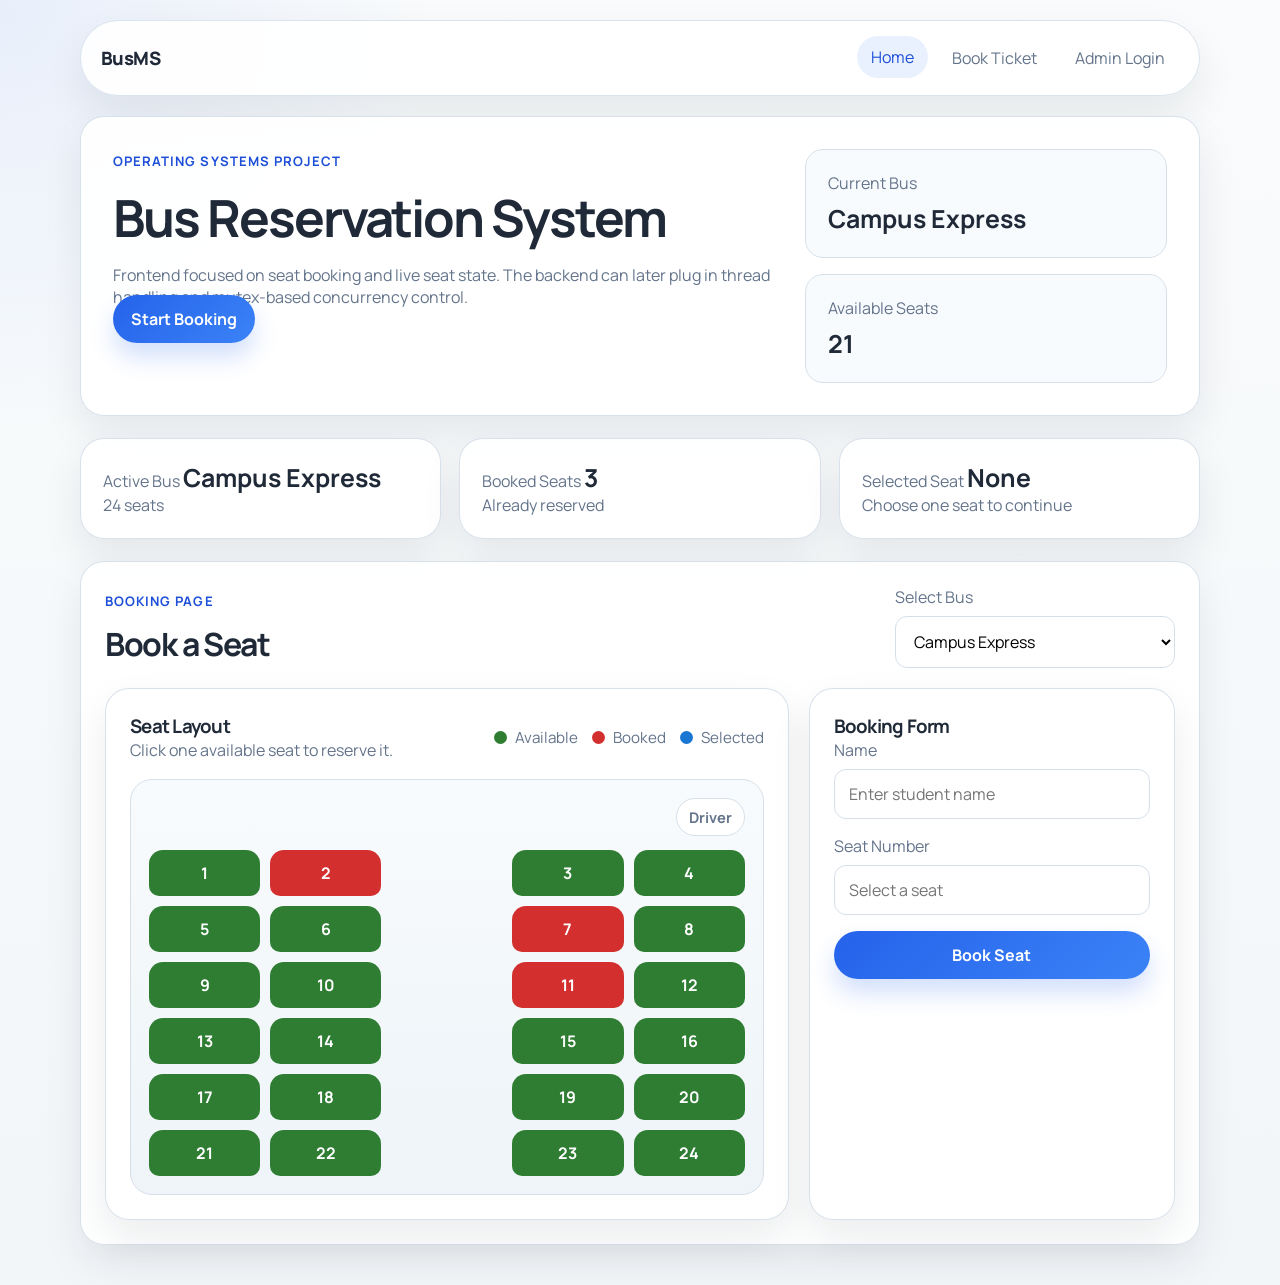
<file: index.html>
<!DOCTYPE html>
<html lang="en">
  <head>
    <meta charset="UTF-8" />
    <meta name="viewport" content="width=device-width, initial-scale=1.0" />
    <title>Bus Management System</title>
    <link rel="preconnect" href="https://fonts.googleapis.com" />
    <link rel="preconnect" href="https://fonts.gstatic.com" crossorigin />
    <link
      href="https://fonts.googleapis.com/css2?family=Manrope:wght@400;500;600;700;800&display=swap"
      rel="stylesheet"
    />
    <link rel="stylesheet" href="style.css" />
  </head>
  <body data-page="home">
    <header class="topbar">
      <nav class="navbar shell">
        <a class="brand" href="index.html">BusMS</a>
        <div class="nav-links">
          <a class="active" href="index.html">Home</a>
          <a href="index.html#booking">Book Ticket</a>
          <a href="login.html">Admin Login</a>
        </div>
      </nav>
    </header>

    <main class="shell page-stack">
      <section class="hero-card">
        <div class="hero-copy">
          <span class="eyebrow">Operating Systems Project</span>
          <h1>Bus Reservation System</h1>
          <p>
            Frontend focused on seat booking and live seat state. The backend
            can later plug in thread handling and mutex-based concurrency
            control.
          </p>
          <a class="btn btn-primary" href="#booking">Start Booking</a>
        </div>
        <div class="hero-side">
          <div class="mini-card">
            <span class="mini-label">Current Bus</span>
            <strong id="hero-bus-name">Campus Express</strong>
          </div>
          <div class="mini-card">
            <span class="mini-label">Available Seats</span>
            <strong id="hero-available-count">0</strong>
          </div>
        </div>
      </section>

      <section class="stats-grid">
        <article class="stat-card">
          <span class="mini-label">Active Bus</span>
          <strong id="active-bus-label">Campus Express</strong>
          <p id="active-bus-capacity">0 seats</p>
        </article>
        <article class="stat-card">
          <span class="mini-label">Booked Seats</span>
          <strong id="booked-count">0</strong>
          <p>Already reserved</p>
        </article>
        <article class="stat-card">
          <span class="mini-label">Selected Seat</span>
          <strong id="selected-seat-display">None</strong>
          <p>Choose one seat to continue</p>
        </article>
      </section>

      <section class="panel" id="booking">
        <div class="section-head">
          <div>
            <span class="eyebrow">Booking Page</span>
            <h2>Book a Seat</h2>
          </div>
          <label class="input-group compact">
            <span>Select Bus</span>
            <select id="booking-bus-select"></select>
          </label>
        </div>

        <div class="booking-layout">
          <div class="card">
            <div class="card-head">
              <div>
                <h3>Seat Layout</h3>
                <p>Click one available seat to reserve it.</p>
              </div>
              <div class="legend">
                <span><i class="seat-dot available"></i>Available</span>
                <span><i class="seat-dot booked"></i>Booked</span>
                <span><i class="seat-dot selected"></i>Selected</span>
              </div>
            </div>

            <div class="seat-board">
              <div class="driver-label">Driver</div>
              <div class="seat-grid" id="seat-grid"></div>
            </div>
          </div>

          <div class="card form-card">
            <h3>Booking Form</h3>
            <form id="booking-form" class="stack-form">
              <label class="input-group">
                <span>Name</span>
                <input
                  type="text"
                  id="passenger-name"
                  placeholder="Enter student name"
                  required
                />
              </label>
              <label class="input-group">
                <span>Seat Number</span>
                <input
                  type="text"
                  id="seat-number"
                  placeholder="Select a seat"
                  readonly
                  required
                />
              </label>
              <button class="btn btn-primary btn-block" type="submit">
                Book Seat
              </button>
              <p class="status-message" id="booking-message"></p>
            </form>
          </div>
        </div>
      </section>
    </main>

    <script src="script.js"></script>
  </body>
</html>
</file>
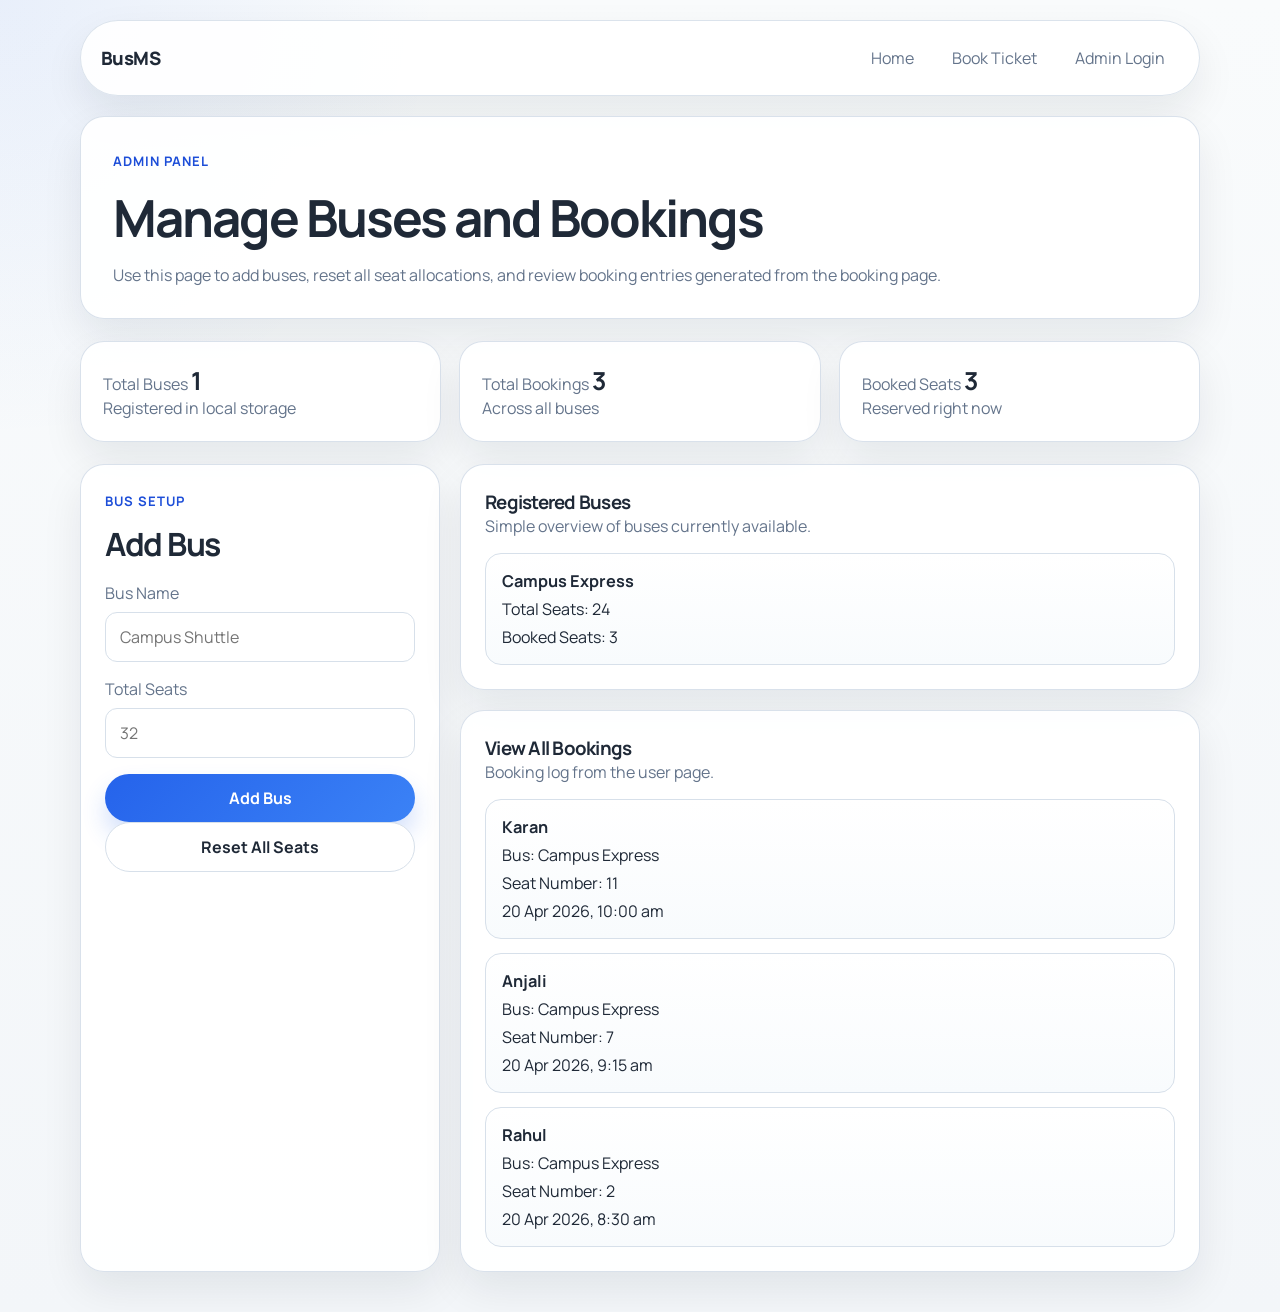
<file: admin.html>
<!DOCTYPE html>
<html lang="en">
  <head>
    <meta charset="UTF-8" />
    <meta name="viewport" content="width=device-width, initial-scale=1.0" />
    <title>Admin Panel | Bus Management System</title>
    <link rel="preconnect" href="https://fonts.googleapis.com" />
    <link rel="preconnect" href="https://fonts.gstatic.com" crossorigin />
    <link
      href="https://fonts.googleapis.com/css2?family=Manrope:wght@400;500;600;700;800&display=swap"
      rel="stylesheet"
    />
    <link rel="stylesheet" href="style.css" />
  </head>
  <body data-page="admin">
    <header class="topbar">
      <nav class="navbar shell">
        <a class="brand" href="index.html">BusMS</a>
        <div class="nav-links">
          <a href="index.html">Home</a>
          <a href="index.html#booking">Book Ticket</a>
          <a href="login.html">Admin Login</a>
        </div>
      </nav>
    </header>

    <main class="shell page-stack">
      <section class="hero-card hero-card-compact">
        <div class="hero-copy">
          <span class="eyebrow">Admin Panel</span>
          <h1>Manage Buses and Bookings</h1>
          <p>
            Use this page to add buses, reset all seat allocations, and review
            booking entries generated from the booking page.
          </p>
        </div>
      </section>

      <section class="stats-grid">
        <article class="stat-card">
          <span class="mini-label">Total Buses</span>
          <strong id="admin-total-buses">0</strong>
          <p>Registered in local storage</p>
        </article>
        <article class="stat-card">
          <span class="mini-label">Total Bookings</span>
          <strong id="admin-total-bookings">0</strong>
          <p>Across all buses</p>
        </article>
        <article class="stat-card">
          <span class="mini-label">Booked Seats</span>
          <strong id="admin-total-seats-booked">0</strong>
          <p>Reserved right now</p>
        </article>
      </section>

      <section class="admin-layout">
        <div class="card form-card">
          <div class="section-head tight">
            <div>
              <span class="eyebrow">Bus Setup</span>
              <h2>Add Bus</h2>
            </div>
          </div>
          <form id="add-bus-form" class="stack-form">
            <label class="input-group">
              <span>Bus Name</span>
              <input
                type="text"
                id="bus-name"
                placeholder="Campus Shuttle"
                required
              />
            </label>
            <label class="input-group">
              <span>Total Seats</span>
              <input
                type="number"
                id="bus-seat-count"
                min="8"
                max="60"
                placeholder="32"
                required
              />
            </label>
            <button class="btn btn-primary btn-block" type="submit">
              Add Bus
            </button>
          </form>
          <button class="btn btn-secondary btn-block" id="reset-seats-btn" type="button">
            Reset All Seats
          </button>
          <p class="status-message" id="admin-message"></p>
        </div>

        <div class="stack-panel">
          <section class="card">
            <div class="card-head">
              <div>
                <h3>Registered Buses</h3>
                <p>Simple overview of buses currently available.</p>
              </div>
            </div>
            <div class="simple-list" id="bus-list"></div>
          </section>

          <section class="card">
            <div class="card-head">
              <div>
                <h3>View All Bookings</h3>
                <p>Booking log from the user page.</p>
              </div>
            </div>
            <div class="simple-list" id="booking-list"></div>
          </section>
        </div>
      </section>
    </main>

    <script src="script.js"></script>
  </body>
</html>
</file>
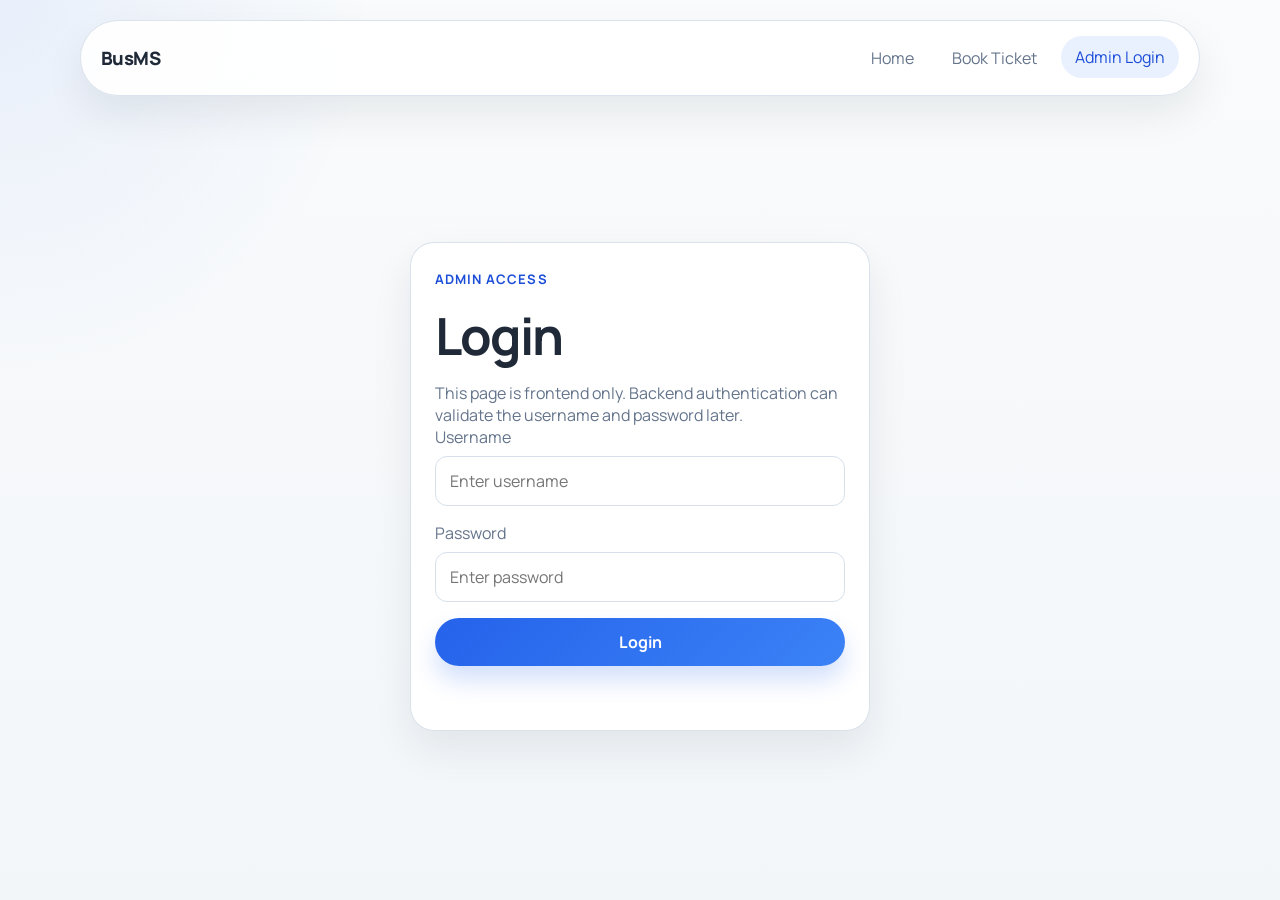
<file: login.html>
<!DOCTYPE html>
<html lang="en">
  <head>
    <meta charset="UTF-8" />
    <meta name="viewport" content="width=device-width, initial-scale=1.0" />
    <title>Admin Login | Bus Management System</title>
    <link rel="preconnect" href="https://fonts.googleapis.com" />
    <link rel="preconnect" href="https://fonts.gstatic.com" crossorigin />
    <link
      href="https://fonts.googleapis.com/css2?family=Manrope:wght@400;500;600;700;800&display=swap"
      rel="stylesheet"
    />
    <link rel="stylesheet" href="style.css" />
  </head>
  <body data-page="login">
    <header class="topbar">
      <nav class="navbar shell">
        <a class="brand" href="index.html">BusMS</a>
        <div class="nav-links">
          <a href="index.html">Home</a>
          <a href="index.html#booking">Book Ticket</a>
          <a class="active" href="login.html">Admin Login</a>
        </div>
      </nav>
    </header>

    <main class="shell login-shell">
      <section class="login-card">
        <span class="eyebrow">Admin Access</span>
        <h1>Login</h1>
        <p>
          This page is frontend only. Backend authentication can validate the
          username and password later.
        </p>

        <form id="login-form" class="stack-form">
          <label class="input-group">
            <span>Username</span>
            <input type="text" id="admin-username" placeholder="Enter username" required />
          </label>
          <label class="input-group">
            <span>Password</span>
            <input
              type="password"
              id="admin-password"
              placeholder="Enter password"
              required
            />
          </label>
          <button class="btn btn-primary btn-block" type="submit">Login</button>
          <p class="status-message" id="login-message"></p>
        </form>
      </section>
    </main>

    <script src="script.js"></script>
  </body>
</html>
</file>
<file: style.css>
:root {
  --bg: #f3f6f9;
  --surface: #ffffff;
  --surface-soft: #f8fbfd;
  --text: #1f2937;
  --muted: #64748b;
  --border: #d7e0ea;
  --primary: #2563eb;
  --primary-dark: #1d4ed8;
  --success: #2e7d32;
  --danger: #d32f2f;
  --selected: #1976d2;
  --shadow: 0 18px 40px rgba(15, 23, 42, 0.08);
  --radius-lg: 24px;
  --radius-md: 18px;
  --radius-sm: 12px;
}

* {
  box-sizing: border-box;
  margin: 0;
  padding: 0;
}

html {
  scroll-behavior: smooth;
}

body {
  font-family: "Manrope", sans-serif;
  color: var(--text);
  min-height: 100vh;
  background:
    radial-gradient(circle at top left, rgba(37, 99, 235, 0.08), transparent 24%),
    linear-gradient(180deg, #f9fbfc 0%, var(--bg) 100%);
}

a {
  color: inherit;
  text-decoration: none;
}

button,
input,
select {
  font: inherit;
}

.shell {
  width: min(1120px, calc(100% - 32px));
  margin: 0 auto;
}

.topbar {
  padding: 20px 0;
}

.navbar {
  display: flex;
  align-items: center;
  justify-content: space-between;
  gap: 16px;
  padding: 16px 20px;
  background: rgba(255, 255, 255, 0.9);
  border: 1px solid rgba(215, 224, 234, 0.9);
  border-radius: 999px;
  box-shadow: var(--shadow);
}

.brand {
  font-size: 1.15rem;
  font-weight: 800;
  letter-spacing: -0.03em;
}

.nav-links {
  display: flex;
  align-items: center;
  gap: 10px;
  flex-wrap: wrap;
}

.nav-links a {
  padding: 10px 14px;
  border-radius: 999px;
  color: var(--muted);
  transition: background-color 0.2s ease, color 0.2s ease, transform 0.2s ease;
}

.nav-links a:hover,
.nav-links a.active {
  background: #e9f1ff;
  color: var(--primary-dark);
  transform: translateY(-1px);
}

.page-stack {
  display: grid;
  gap: 22px;
  padding-bottom: 40px;
}

.hero-card,
.panel,
.card,
.login-card,
.stat-card {
  background: rgba(255, 255, 255, 0.92);
  border: 1px solid rgba(215, 224, 234, 0.95);
  border-radius: var(--radius-lg);
  box-shadow: var(--shadow);
}

.hero-card {
  padding: 32px;
  display: grid;
  grid-template-columns: minmax(0, 1.3fr) minmax(260px, 0.7fr);
  gap: 20px;
  align-items: stretch;
}

.hero-card-compact {
  grid-template-columns: 1fr;
}

.hero-copy h1,
.login-card h1,
.section-head h2,
.card h3 {
  letter-spacing: -0.04em;
}

.hero-copy h1,
.login-card h1 {
  font-size: clamp(2rem, 4vw, 3.2rem);
  margin-bottom: 12px;
}

.hero-copy p,
.login-card p,
.card-head p,
.stat-card p,
.status-message,
.input-group span,
.mini-label {
  color: var(--muted);
}

.hero-side {
  display: grid;
  gap: 16px;
}

.mini-card,
.stat-card {
  padding: 22px;
}

.mini-card {
  background: var(--surface-soft);
  border: 1px solid var(--border);
  border-radius: var(--radius-md);
  display: grid;
  gap: 8px;
}

.mini-card strong,
.stat-card strong {
  font-size: 1.55rem;
}

.eyebrow {
  display: inline-block;
  margin-bottom: 12px;
  color: var(--primary-dark);
  font-size: 0.82rem;
  font-weight: 700;
  text-transform: uppercase;
  letter-spacing: 0.08em;
}

.btn {
  border: none;
  border-radius: 999px;
  padding: 13px 18px;
  font-weight: 700;
  cursor: pointer;
  transition: transform 0.2s ease, box-shadow 0.2s ease, background-color 0.2s ease;
}

.btn:hover {
  transform: translateY(-2px);
}

.btn-primary {
  background: linear-gradient(135deg, var(--primary) 0%, #3b82f6 100%);
  color: #fff;
  box-shadow: 0 14px 24px rgba(37, 99, 235, 0.2);
}

.btn-secondary {
  background: #fff;
  color: var(--text);
  border: 1px solid var(--border);
}

.btn-block {
  width: 100%;
}

.stats-grid {
  display: grid;
  grid-template-columns: repeat(3, minmax(0, 1fr));
  gap: 18px;
}

.panel,
.card,
.login-card {
  padding: 24px;
}

.section-head,
.card-head {
  display: flex;
  align-items: center;
  justify-content: space-between;
  gap: 16px;
  flex-wrap: wrap;
}

.section-head {
  margin-bottom: 20px;
}

.section-head.tight {
  margin-bottom: 16px;
}

.section-head h2 {
  font-size: clamp(1.5rem, 2.8vw, 2rem);
}

.booking-layout,
.admin-layout {
  display: grid;
  gap: 20px;
}

.booking-layout {
  grid-template-columns: minmax(0, 1.4fr) minmax(300px, 0.75fr);
}

.admin-layout {
  grid-template-columns: minmax(280px, 360px) minmax(0, 1fr);
}

.stack-panel {
  display: grid;
  gap: 20px;
}

.form-card {
  align-content: start;
}

.stack-form {
  display: grid;
  gap: 16px;
}

.input-group {
  display: grid;
  gap: 8px;
}

.input-group.compact {
  width: min(280px, 100%);
}

.input-group input,
.input-group select {
  width: 100%;
  padding: 13px 14px;
  background: #fff;
  border: 1px solid var(--border);
  border-radius: var(--radius-sm);
  transition: border-color 0.2s ease, box-shadow 0.2s ease, transform 0.2s ease;
}

.input-group input:focus,
.input-group select:focus {
  outline: none;
  border-color: rgba(37, 99, 235, 0.5);
  box-shadow: 0 0 0 4px rgba(37, 99, 235, 0.12);
  transform: translateY(-1px);
}

.legend {
  display: flex;
  gap: 14px;
  flex-wrap: wrap;
}

.legend span {
  display: inline-flex;
  align-items: center;
  gap: 8px;
  color: var(--muted);
  font-size: 0.95rem;
}

.seat-dot {
  width: 13px;
  height: 13px;
  border-radius: 50%;
  display: inline-block;
}

.seat-dot.available {
  background: var(--success);
}

.seat-dot.booked {
  background: var(--danger);
}

.seat-dot.selected {
  background: var(--selected);
}

.seat-board {
  margin-top: 18px;
  background: linear-gradient(180deg, #f8fbfd 0%, #eef4f8 100%);
  border: 1px solid var(--border);
  border-radius: 22px;
  padding: 18px;
}

.driver-label {
  width: fit-content;
  margin-left: auto;
  margin-bottom: 14px;
  padding: 8px 12px;
  border: 1px solid var(--border);
  border-radius: 999px;
  background: #fff;
  color: var(--muted);
  font-size: 0.92rem;
  font-weight: 700;
}

.seat-grid {
  display: grid;
  grid-template-columns: repeat(5, minmax(40px, 1fr));
  gap: 10px;
}

.seat {
  height: 46px;
  border: none;
  border-radius: 14px 14px 10px 10px;
  color: #fff;
  font-weight: 700;
  cursor: pointer;
  transition: transform 0.2s ease, box-shadow 0.2s ease, filter 0.2s ease;
}

.seat.available {
  background: var(--success);
}

.seat.booked {
  background: var(--danger);
  cursor: not-allowed;
}

.seat.selected {
  background: var(--selected);
}

.seat[data-position="aisle"] {
  visibility: hidden;
  pointer-events: none;
}

.seat:not(.booked):hover {
  transform: translateY(-2px);
  box-shadow: 0 10px 18px rgba(25, 118, 210, 0.18);
  filter: brightness(1.03);
}

.status-message {
  min-height: 24px;
  font-size: 0.95rem;
  line-height: 1.5;
}

.status-message.success {
  color: var(--success);
}

.status-message.error {
  color: var(--danger);
}

.simple-list {
  display: grid;
  gap: 14px;
  margin-top: 16px;
}

.list-item {
  padding: 16px;
  border: 1px solid var(--border);
  border-radius: 16px;
  background: linear-gradient(180deg, #fff 0%, #f8fbfd 100%);
  display: grid;
  gap: 6px;
}

.list-item strong {
  font-size: 1.02rem;
}

.empty-state {
  padding: 18px;
  border: 1px dashed var(--border);
  border-radius: 16px;
  text-align: center;
  color: var(--muted);
  background: var(--surface-soft);
}

.login-shell {
  min-height: calc(100vh - 120px);
  display: grid;
  place-items: center;
  padding-bottom: 40px;
}

.login-card {
  width: min(460px, 100%);
}

@media (max-width: 960px) {
  .hero-card,
  .booking-layout,
  .admin-layout,
  .stats-grid {
    grid-template-columns: 1fr;
  }
}

@media (max-width: 720px) {
  .shell {
    width: min(100% - 20px, 1120px);
  }

  .navbar {
    border-radius: 24px;
    justify-content: center;
  }

  .nav-links {
    justify-content: center;
  }

  .hero-card,
  .panel,
  .card,
  .login-card {
    padding: 20px;
  }

  .seat-grid {
    grid-template-columns: repeat(5, minmax(34px, 1fr));
    gap: 8px;
  }

  .seat {
    height: 40px;
    font-size: 0.8rem;
  }
}
</file>
